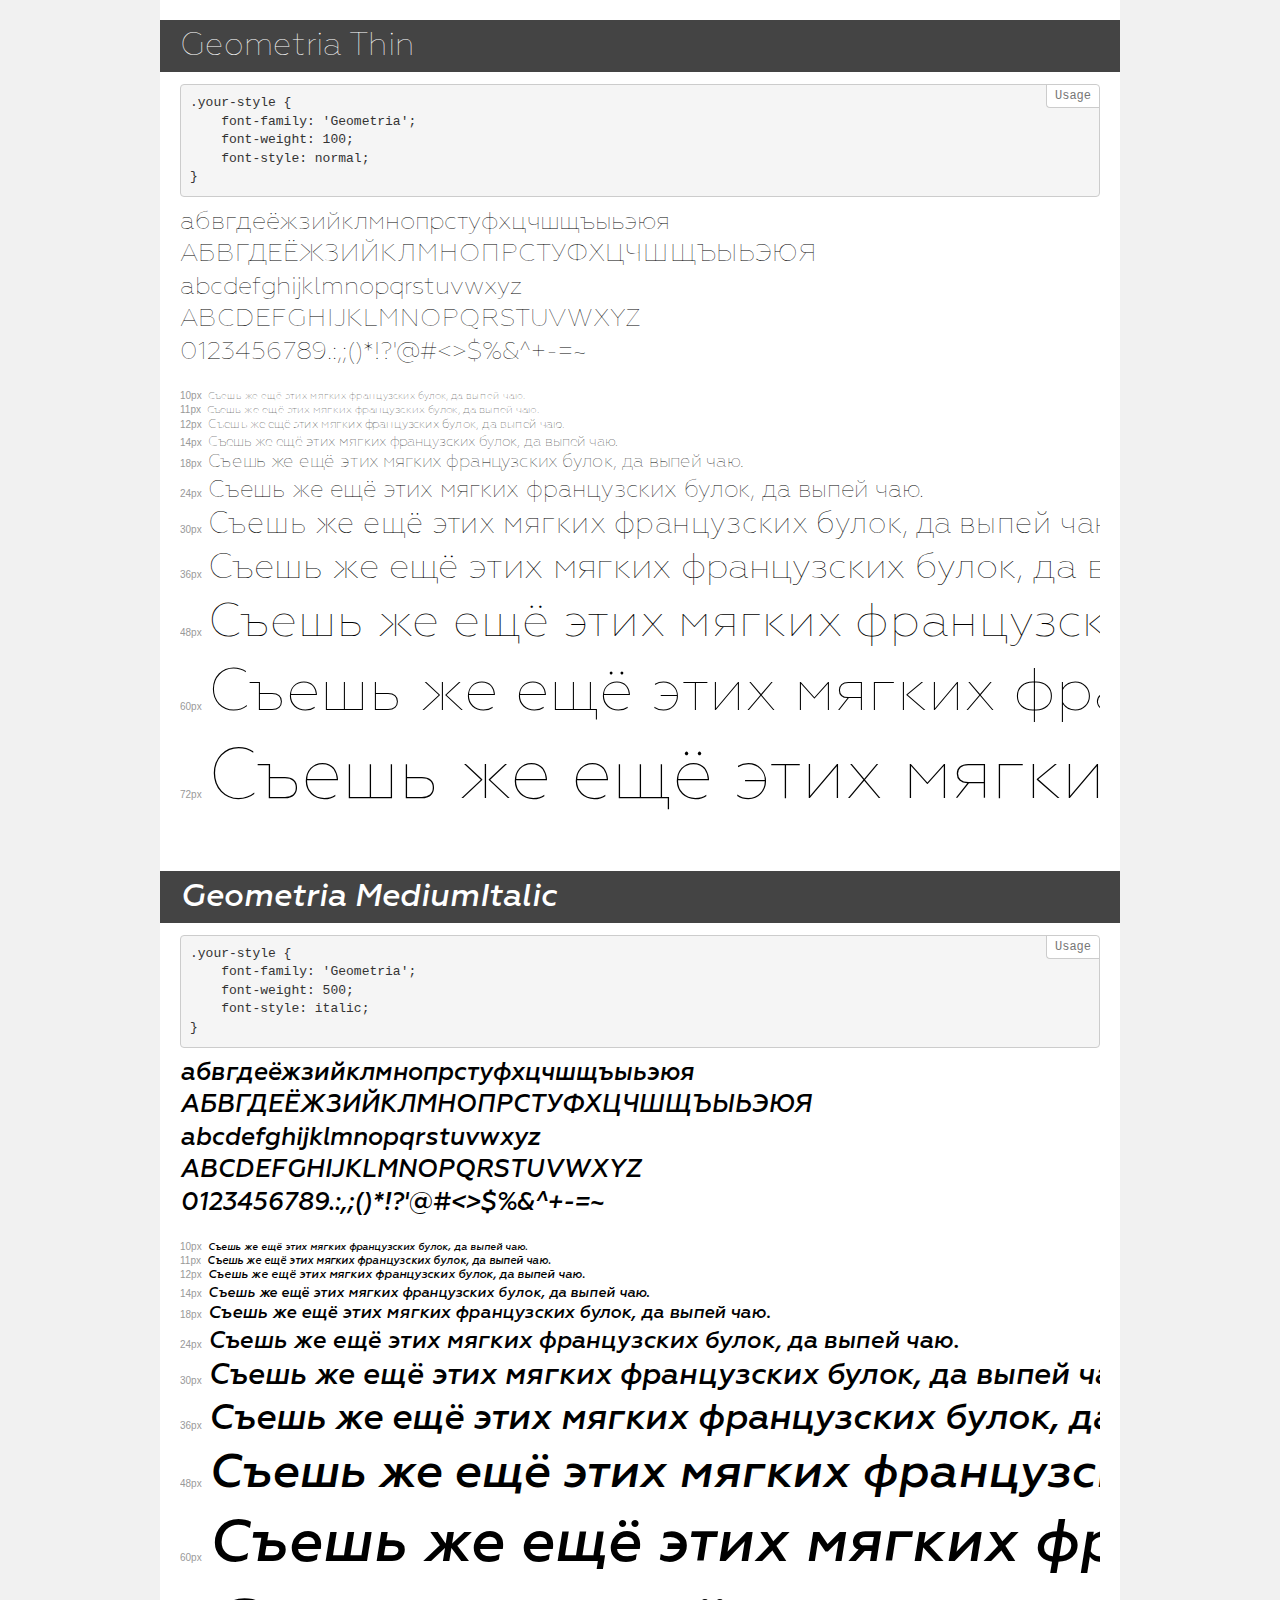
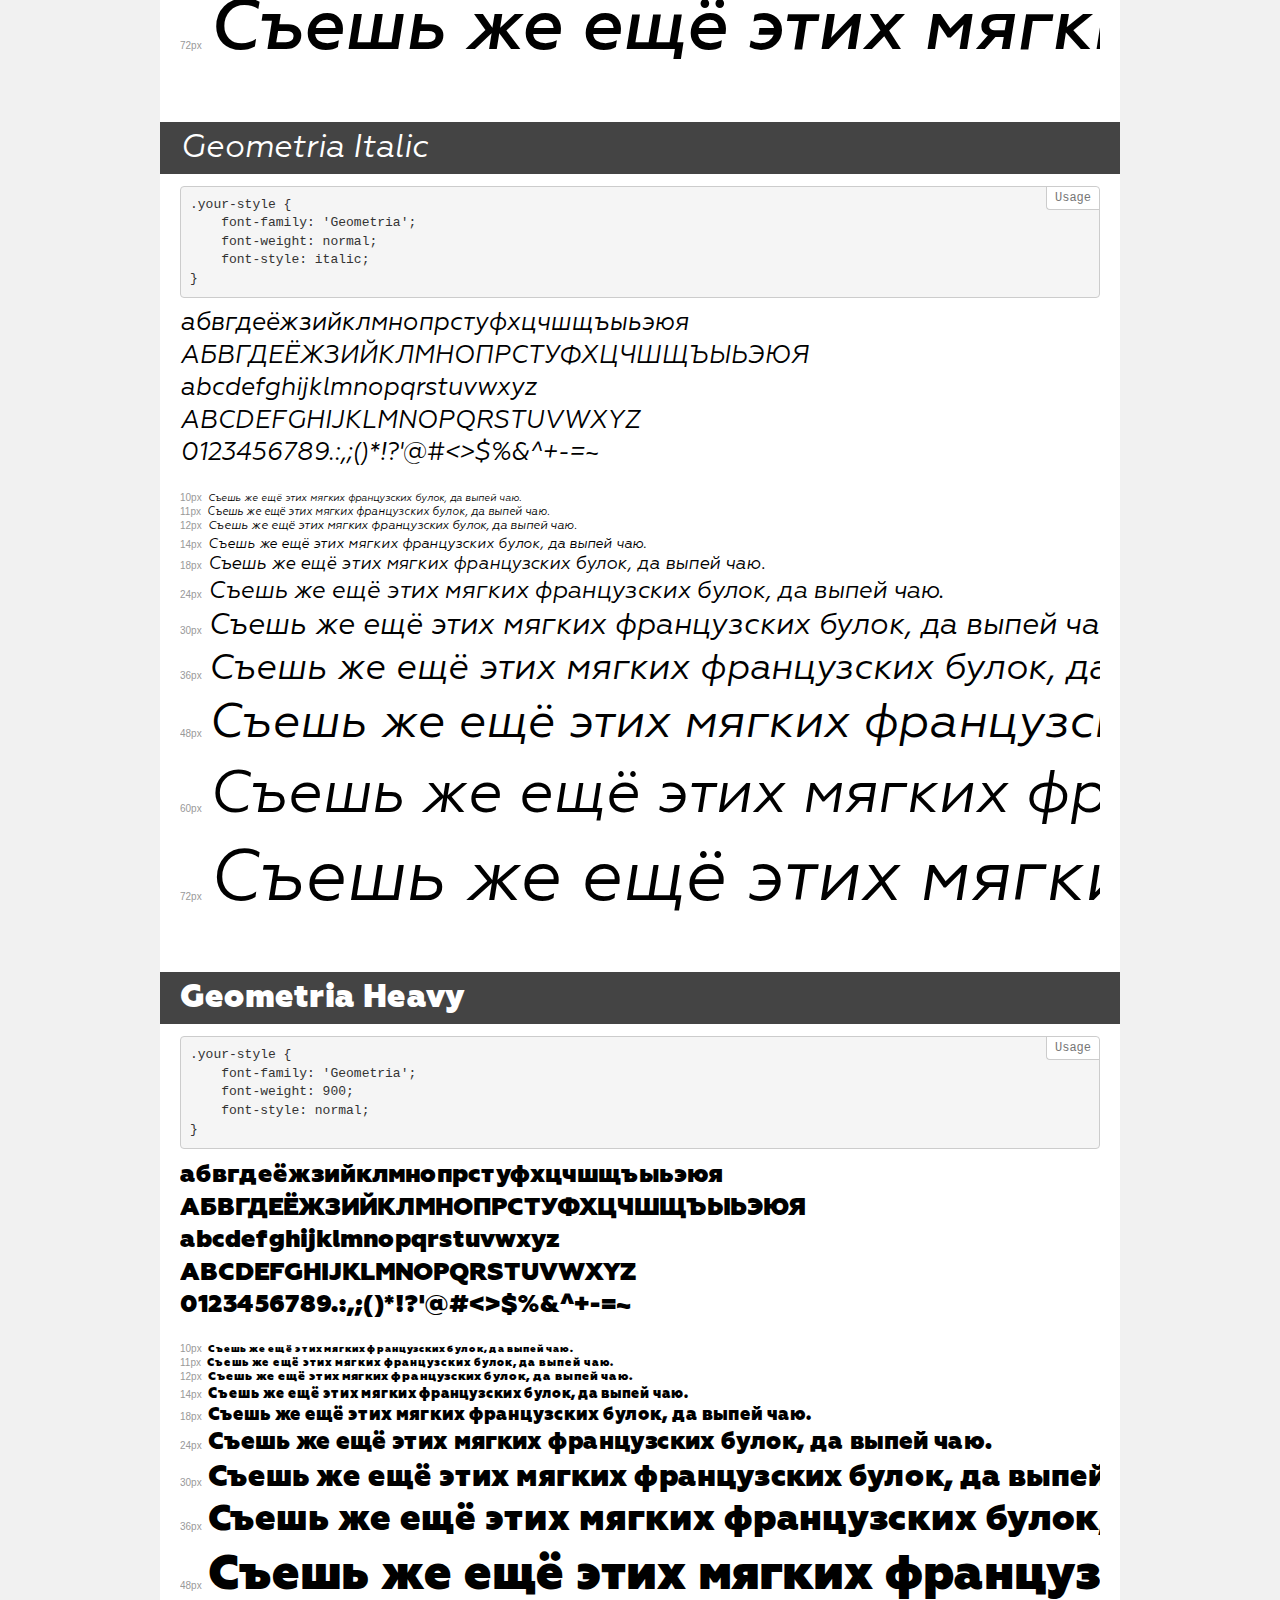
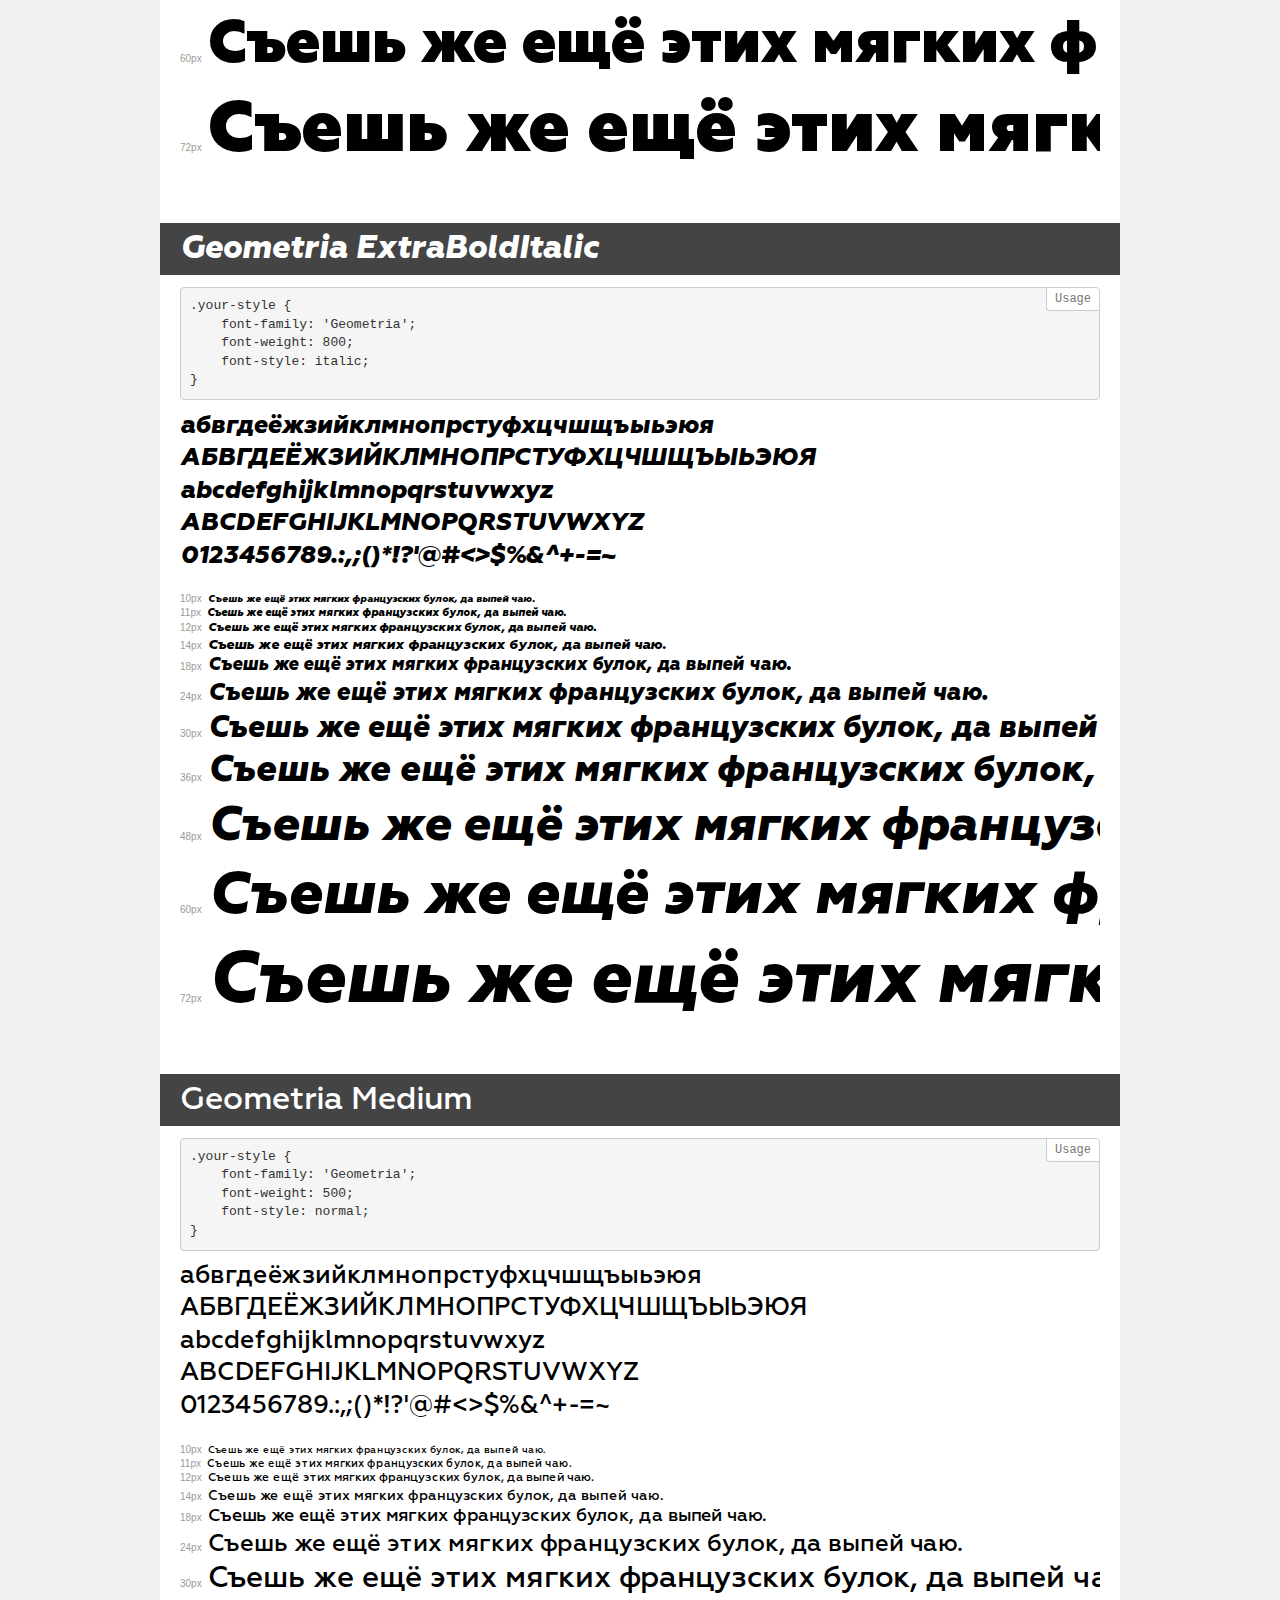
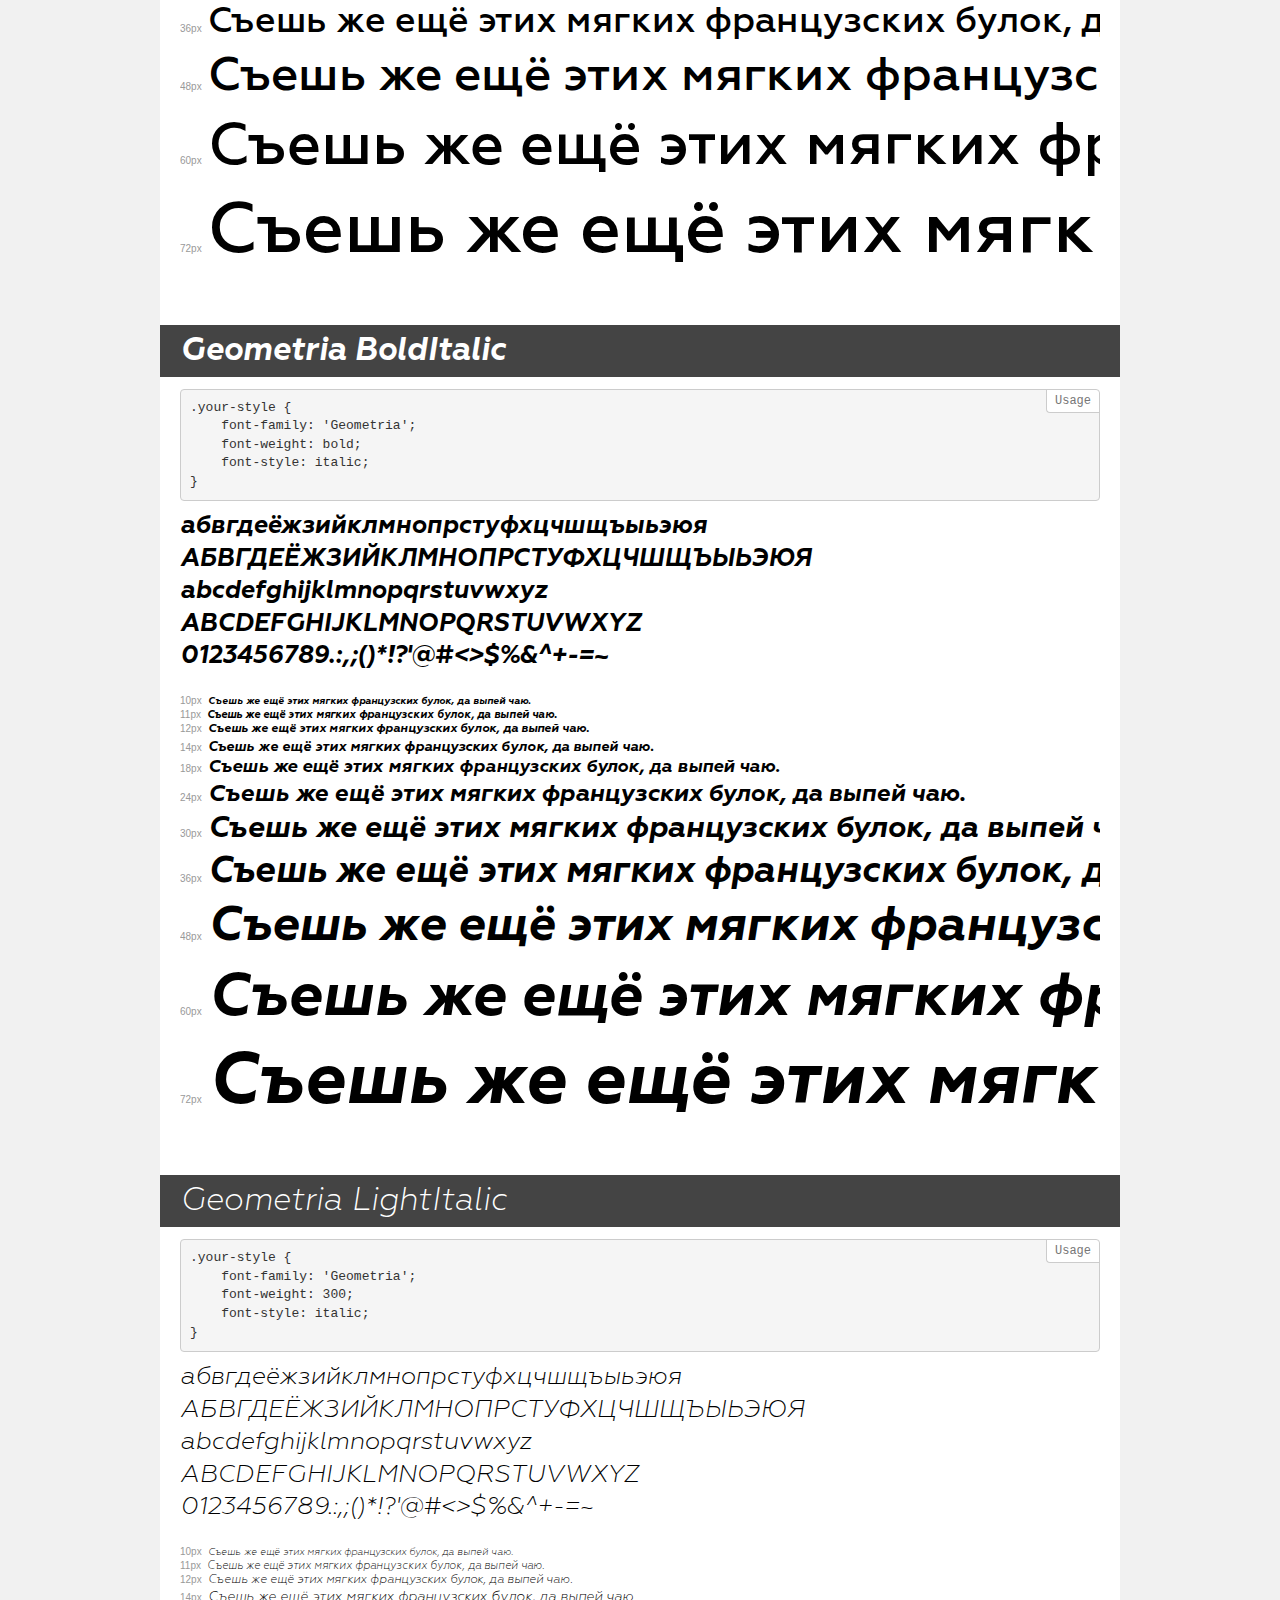
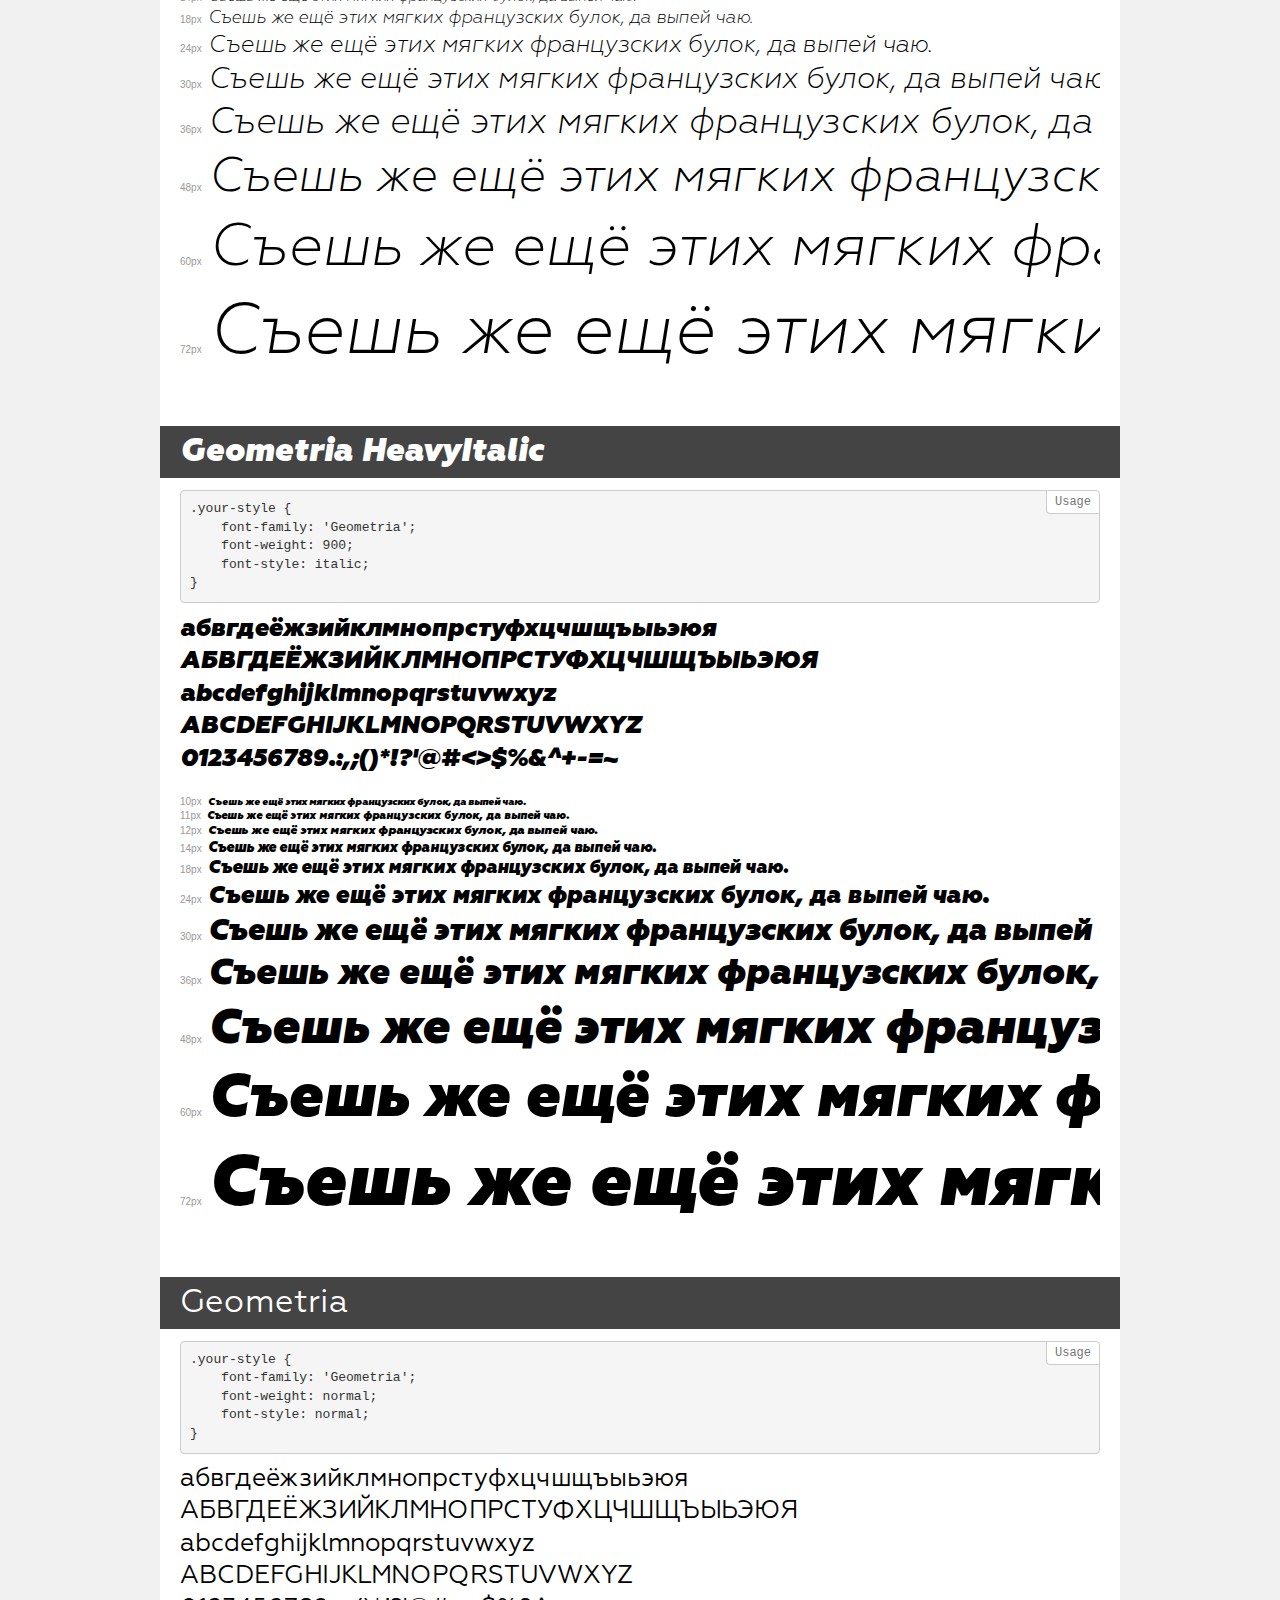
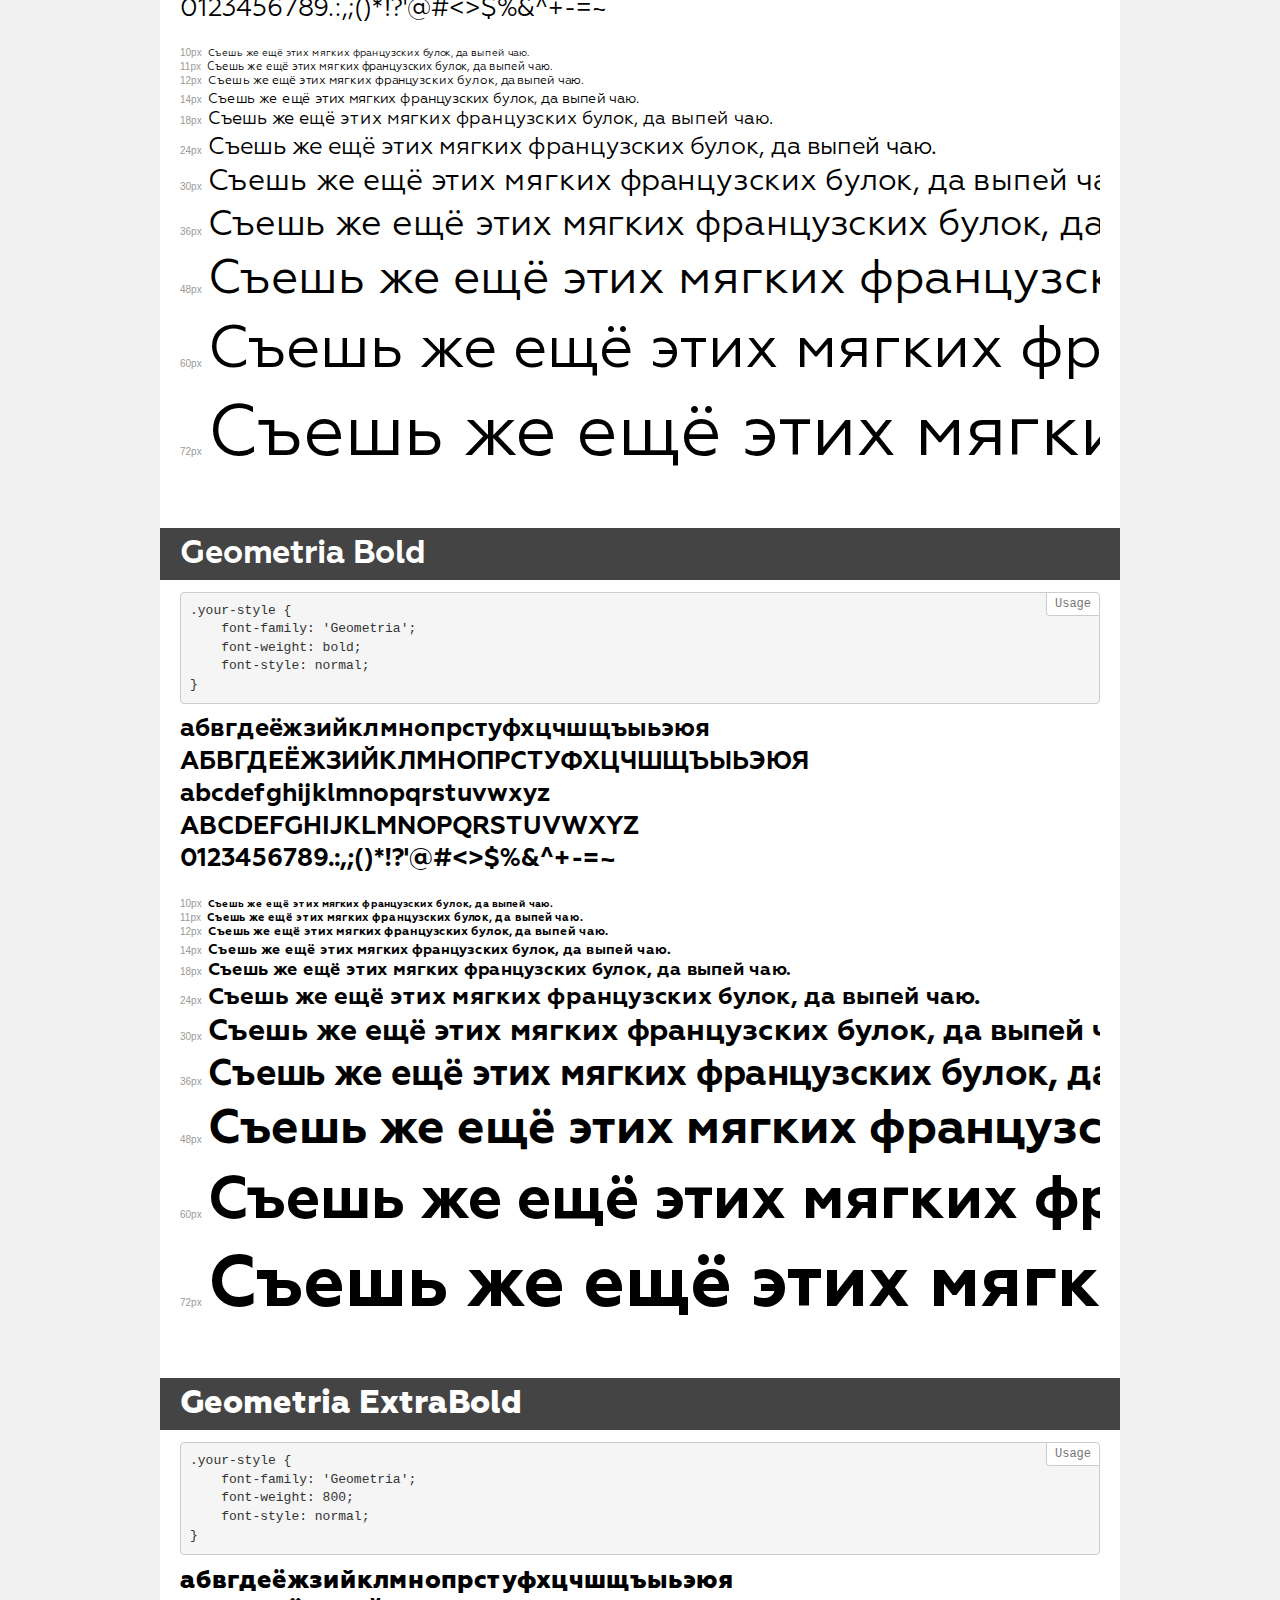
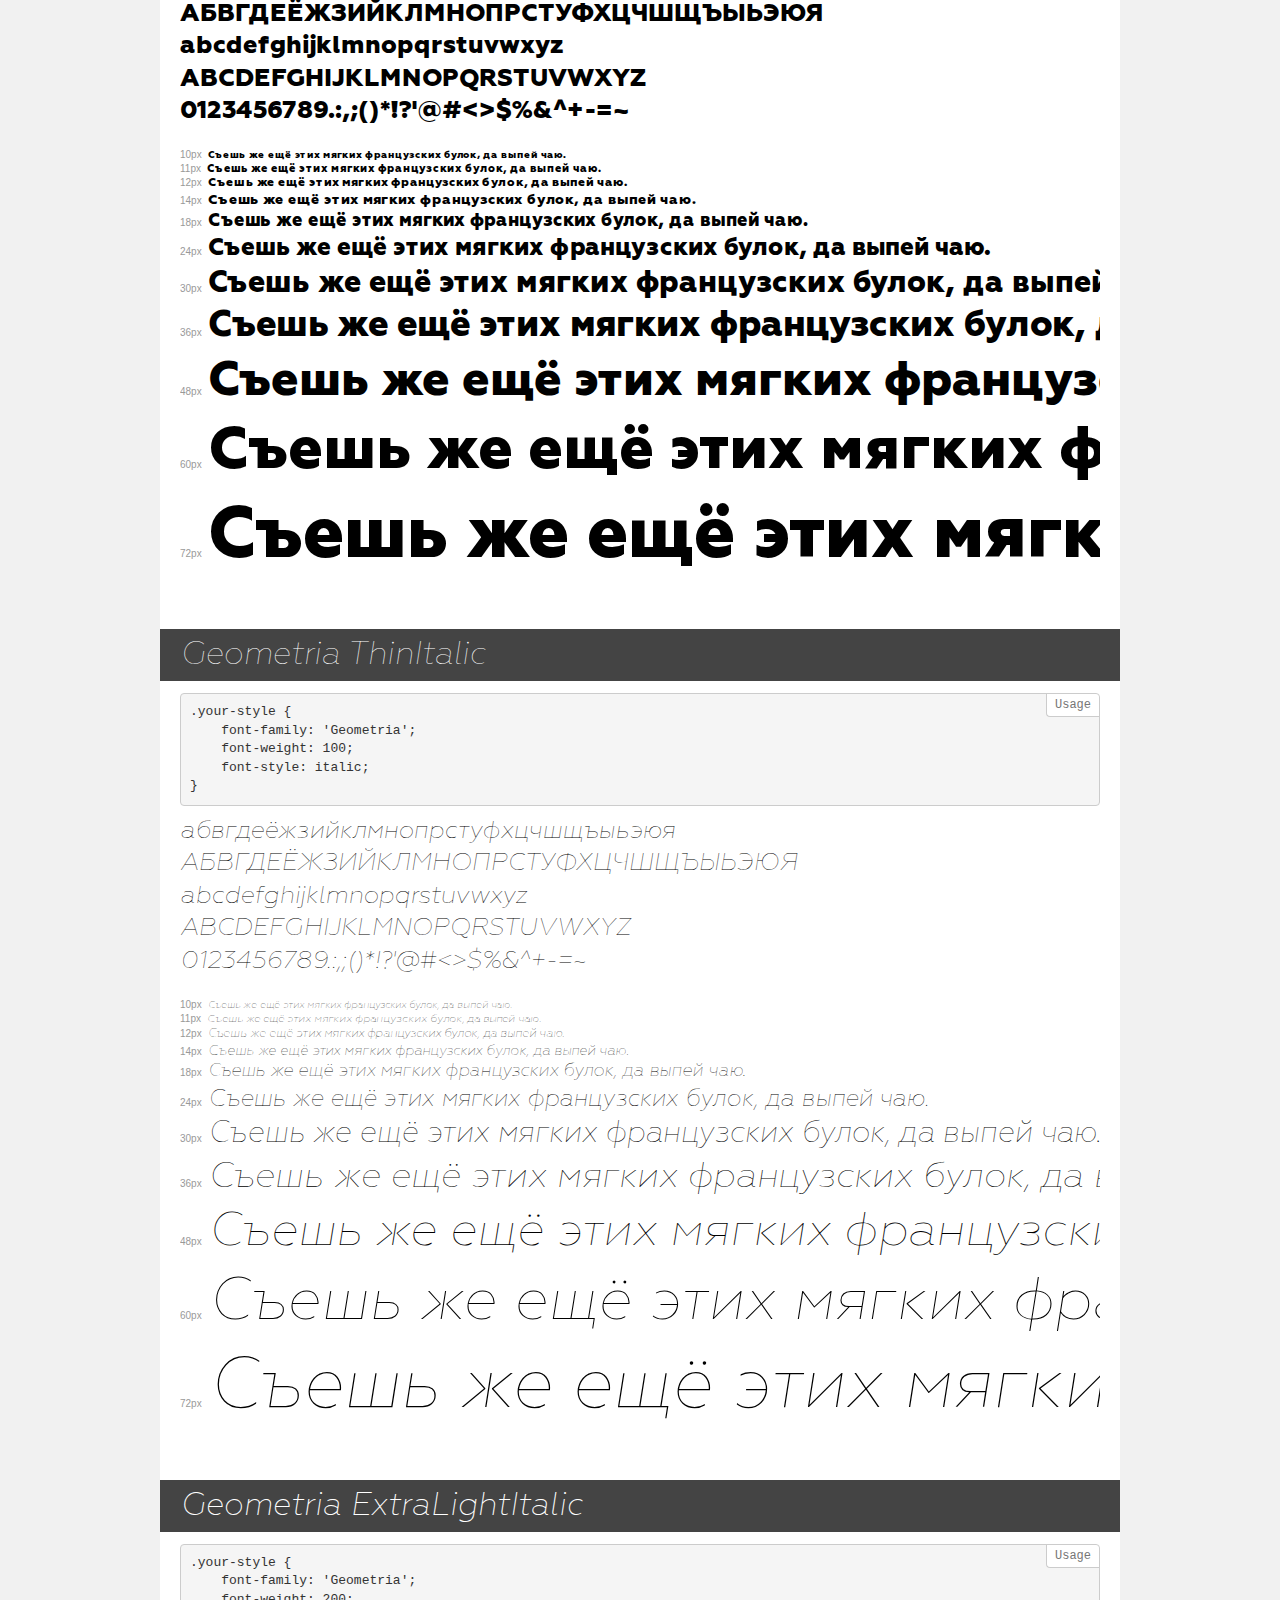
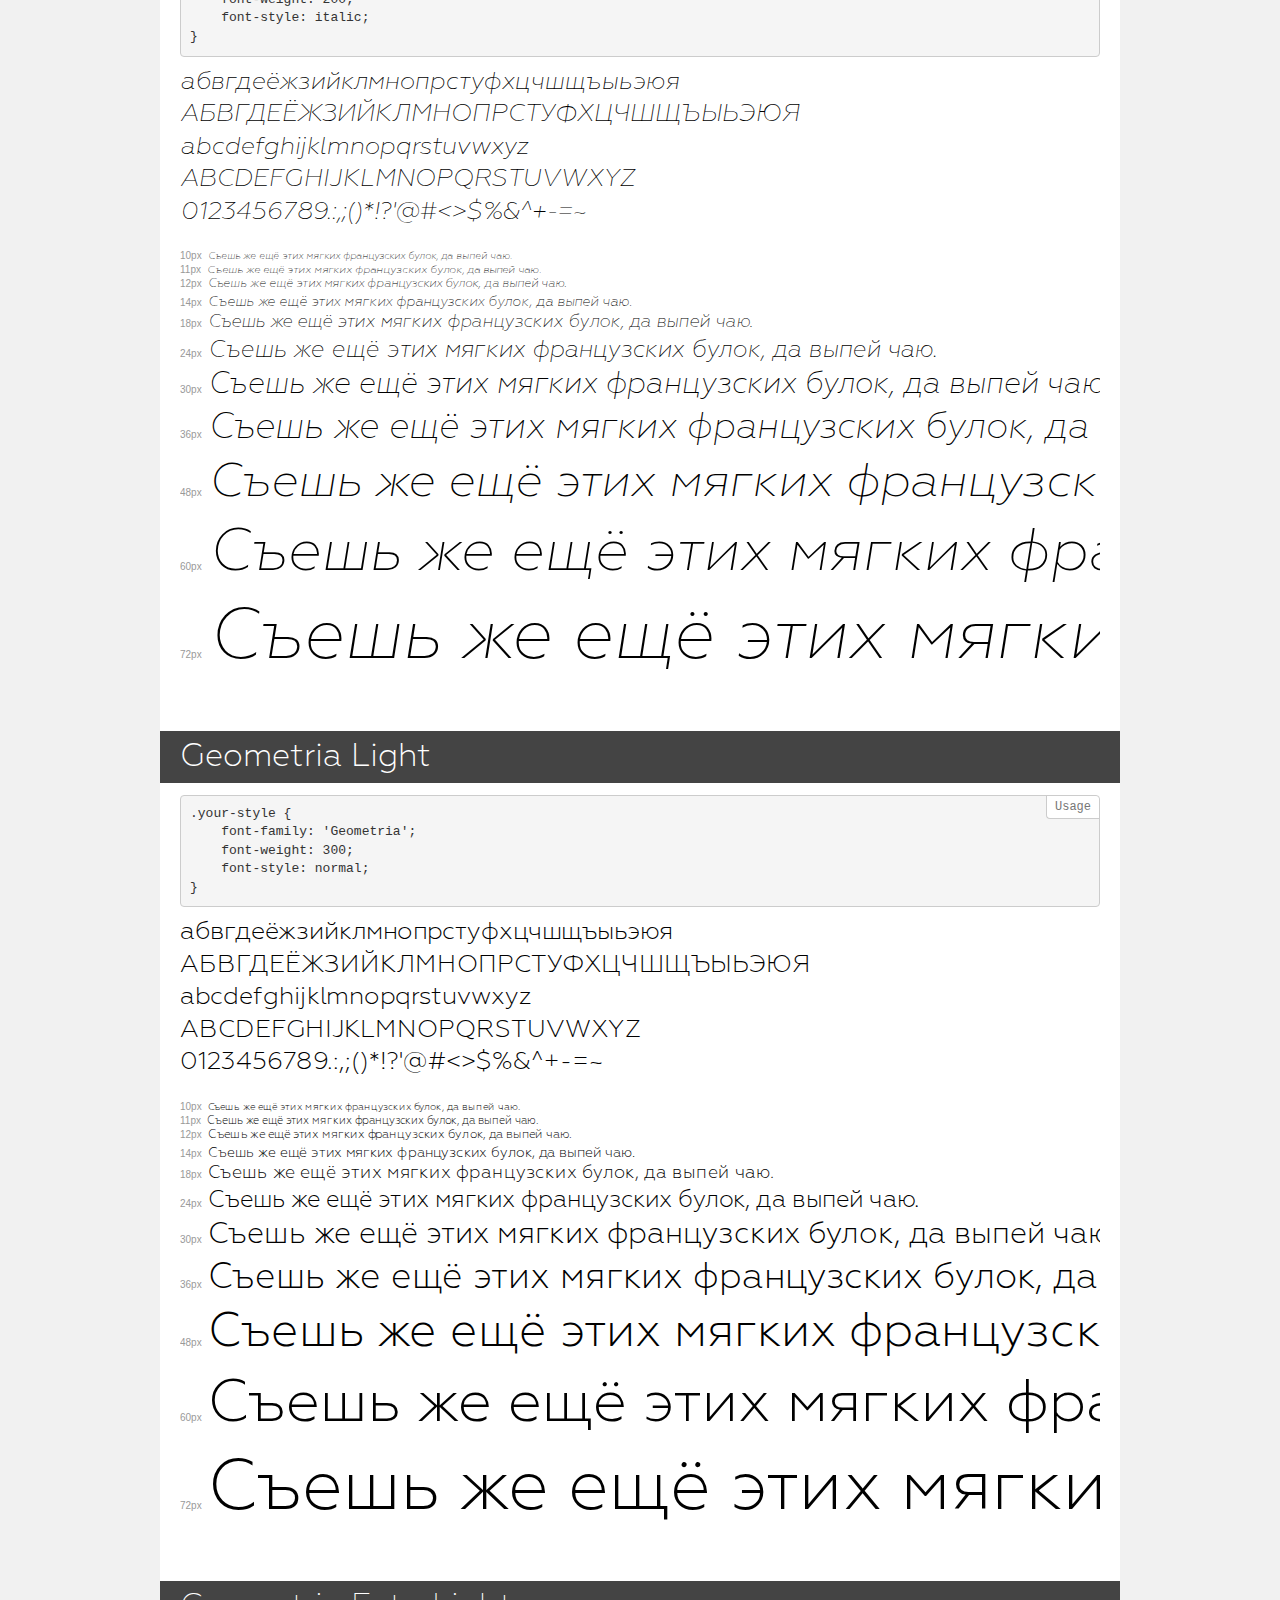
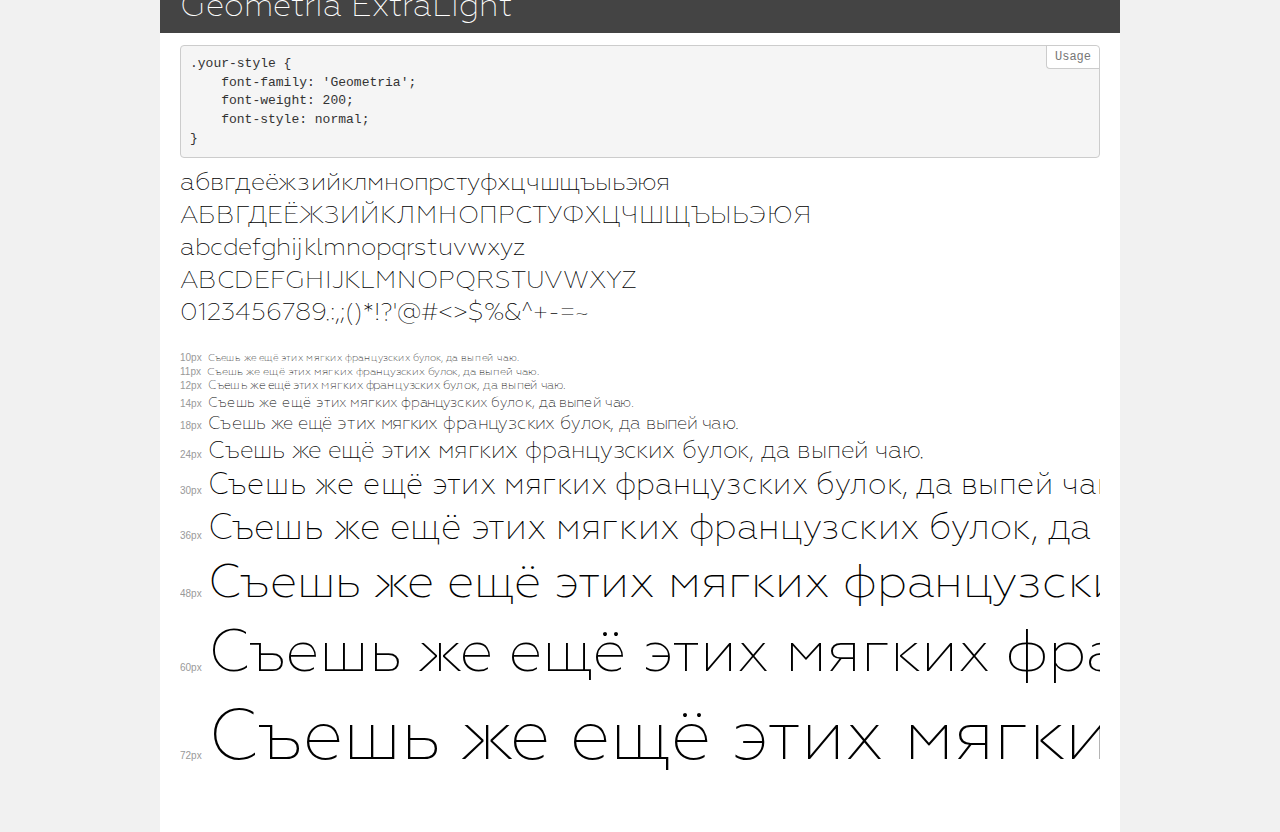
<file: staticfiles/fonts/Geometria/demo.html>
<!DOCTYPE html>
<html>
<head>
	<meta charset="utf-8">
	<meta http-equiv="X-UA-Compatible" content="IE=edge">
	<meta name="viewport" content="width=device-width, initial-scale=1">
	<meta name="robots" content="noindex, noarchive">
	<title>Transfonter demo</title>
	<link href="stylesheet.css" rel="stylesheet">
	<style>
		/*
		http://meyerweb.com/eric/tools/css/reset/
		v2.0 | 20110126
		License: none (public domain)
		*/
		html, body, div, span, applet, object, iframe,
		h1, h2, h3, h4, h5, h6, p, blockquote, pre,
		a, abbr, acronym, address, big, cite, code,
		del, dfn, em, img, ins, kbd, q, s, samp,
		small, strike, strong, sub, sup, tt, var,
		b, u, i, center,
		dl, dt, dd, ol, ul, li,
		fieldset, form, label, legend,
		table, caption, tbody, tfoot, thead, tr, th, td,
		article, aside, canvas, details, embed,
		figure, figcaption, footer, header, hgroup,
		menu, nav, output, ruby, section, summary,
		time, mark, audio, video {
			margin: 0;
			padding: 0;
			border: 0;
			font-size: 100%;
			font: inherit;
			vertical-align: baseline;
		}
		/* HTML5 display-role reset for older browsers */
		article, aside, details, figcaption, figure,
		footer, header, hgroup, menu, nav, section {
			display: block;
		}
		body {
			line-height: 1;
		}
		ol, ul {
			list-style: none;
		}
		blockquote, q {
			quotes: none;
		}
		blockquote:before, blockquote:after,
		q:before, q:after {
			content: '';
			content: none;
		}
		table {
			border-collapse: collapse;
			border-spacing: 0;
		}
		/* common styles */
		body {
			background: #f1f1f1;
			color: #000;
		}
		.page {
			background: #fff;
			width: 920px;
			margin: 0 auto;
			padding: 20px 20px 0 20px;
			overflow: hidden;
		}
		.font-container {
			overflow-x: auto;
			overflow-y: hidden;
			margin-bottom: 40px;
			line-height: 1.3;
			white-space: nowrap;
			padding-bottom: 5px;
		}
		h1 {
			position: relative;
			background: #444;
			font-size: 32px;
			color: #fff;
			padding: 10px 20px;
			margin: 0 -20px 12px -20px;
		}
		.letters {
			font-size: 25px;
			margin-bottom: 20px;
		}
		.s10:before {
			content: '10px';
		}
		.s11:before {
			content: '11px';
		}
		.s12:before {
			content: '12px';
		}
		.s14:before {
			content: '14px';
		}
		.s18:before {
			content: '18px';
		}
		.s24:before {
			content: '24px';
		}
		.s30:before {
			content: '30px';
		}
		.s36:before {
			content: '36px';
		}
		.s48:before {
			content: '48px';
		}
		.s60:before {
			content: '60px';
		}
		.s72:before {
			content: '72px';
		}
		.s10:before, .s11:before, .s12:before, .s14:before,
		.s18:before, .s24:before, .s30:before, .s36:before,
		.s48:before, .s60:before, .s72:before {
			font-family: Arial, sans-serif;
			font-size: 10px;
			font-weight: normal;
			font-style: normal;
			color: #999;
			padding-right: 6px;
		}
		pre {
			display: block;
			position: relative;
			padding: 9px;
			margin: 0 0 10px;
			font-family: Monaco, Menlo, Consolas, "Courier New", monospace !important;
			font-size: 13px;
			line-height: 1.428571429;
			color: #333;
			font-weight: normal !important;
			font-style: normal !important;
			background-color: #f5f5f5;
			border: 1px solid #ccc;
			overflow-x: auto;
			border-radius: 4px;
		}
		pre:after {
			display: block;
			position: absolute;
			right: 0;
			top: 0;
			content: 'Usage';
			line-height: 1;
			padding: 5px 8px;
			font-size: 12px;
			color: #767676;
			background-color: #fff;
			border: 1px solid #ccc;
			border-right: none;
			border-top: none;
			border-radius: 0 4px 0 4px;
			z-index: 10;
		}
		/* responsive */
		@media (max-width: 959px) {
			.page {
				width: auto;
				margin: 0;
			}
		}
	</style>
</head>
<body>
<div class="page">
	<div class="demo" style="font-family: 'Geometria'; font-weight: 100; font-style: normal;">
		<h1>Geometria Thin</h1>
		<pre>.your-style {
    font-family: 'Geometria';
    font-weight: 100;
    font-style: normal;
}</pre>
		<div class="font-container">
			<p class="letters">
				абвгдеёжзийклмнопрстуфхцчшщъыьэюя <br />
				АБВГДЕЁЖЗИЙКЛМНОПРСТУФХЦЧШЩЪЫЬЭЮЯ <br />
				abcdefghijklmnopqrstuvwxyz <br />
				ABCDEFGHIJKLMNOPQRSTUVWXYZ <br />				0123456789.:,;()*!?'@#<>$%&^+-=~
			</p>
			<p class="s10" style="font-size: 10px;">Съешь же ещё этих мягких французских булок, да выпей чаю.</p>
			<p class="s11" style="font-size: 11px;">Съешь же ещё этих мягких французских булок, да выпей чаю.</p>
			<p class="s12" style="font-size: 12px;">Съешь же ещё этих мягких французских булок, да выпей чаю.</p>
			<p class="s14" style="font-size: 14px;">Съешь же ещё этих мягких французских булок, да выпей чаю.</p>
			<p class="s18" style="font-size: 18px;">Съешь же ещё этих мягких французских булок, да выпей чаю.</p>
			<p class="s24" style="font-size: 24px;">Съешь же ещё этих мягких французских булок, да выпей чаю.</p>
			<p class="s30" style="font-size: 30px;">Съешь же ещё этих мягких французских булок, да выпей чаю.</p>
			<p class="s36" style="font-size: 36px;">Съешь же ещё этих мягких французских булок, да выпей чаю.</p>
			<p class="s48" style="font-size: 48px;">Съешь же ещё этих мягких французских булок, да выпей чаю.</p>
			<p class="s60" style="font-size: 60px;">Съешь же ещё этих мягких французских булок, да выпей чаю.</p>
			<p class="s72" style="font-size: 72px;">Съешь же ещё этих мягких французских булок, да выпей чаю.</p>
		</div>
	</div>
	<div class="demo" style="font-family: 'Geometria'; font-weight: 500; font-style: italic;">
		<h1>Geometria MediumItalic</h1>
		<pre>.your-style {
    font-family: 'Geometria';
    font-weight: 500;
    font-style: italic;
}</pre>
		<div class="font-container">
			<p class="letters">
				абвгдеёжзийклмнопрстуфхцчшщъыьэюя <br />
				АБВГДЕЁЖЗИЙКЛМНОПРСТУФХЦЧШЩЪЫЬЭЮЯ <br />
				abcdefghijklmnopqrstuvwxyz <br />
				ABCDEFGHIJKLMNOPQRSTUVWXYZ <br />				0123456789.:,;()*!?'@#<>$%&^+-=~
			</p>
			<p class="s10" style="font-size: 10px;">Съешь же ещё этих мягких французских булок, да выпей чаю.</p>
			<p class="s11" style="font-size: 11px;">Съешь же ещё этих мягких французских булок, да выпей чаю.</p>
			<p class="s12" style="font-size: 12px;">Съешь же ещё этих мягких французских булок, да выпей чаю.</p>
			<p class="s14" style="font-size: 14px;">Съешь же ещё этих мягких французских булок, да выпей чаю.</p>
			<p class="s18" style="font-size: 18px;">Съешь же ещё этих мягких французских булок, да выпей чаю.</p>
			<p class="s24" style="font-size: 24px;">Съешь же ещё этих мягких французских булок, да выпей чаю.</p>
			<p class="s30" style="font-size: 30px;">Съешь же ещё этих мягких французских булок, да выпей чаю.</p>
			<p class="s36" style="font-size: 36px;">Съешь же ещё этих мягких французских булок, да выпей чаю.</p>
			<p class="s48" style="font-size: 48px;">Съешь же ещё этих мягких французских булок, да выпей чаю.</p>
			<p class="s60" style="font-size: 60px;">Съешь же ещё этих мягких французских булок, да выпей чаю.</p>
			<p class="s72" style="font-size: 72px;">Съешь же ещё этих мягких французских булок, да выпей чаю.</p>
		</div>
	</div>
	<div class="demo" style="font-family: 'Geometria'; font-weight: normal; font-style: italic;">
		<h1>Geometria Italic</h1>
		<pre>.your-style {
    font-family: 'Geometria';
    font-weight: normal;
    font-style: italic;
}</pre>
		<div class="font-container">
			<p class="letters">
				абвгдеёжзийклмнопрстуфхцчшщъыьэюя <br />
				АБВГДЕЁЖЗИЙКЛМНОПРСТУФХЦЧШЩЪЫЬЭЮЯ <br />
				abcdefghijklmnopqrstuvwxyz <br />
				ABCDEFGHIJKLMNOPQRSTUVWXYZ <br />				0123456789.:,;()*!?'@#<>$%&^+-=~
			</p>
			<p class="s10" style="font-size: 10px;">Съешь же ещё этих мягких французских булок, да выпей чаю.</p>
			<p class="s11" style="font-size: 11px;">Съешь же ещё этих мягких французских булок, да выпей чаю.</p>
			<p class="s12" style="font-size: 12px;">Съешь же ещё этих мягких французских булок, да выпей чаю.</p>
			<p class="s14" style="font-size: 14px;">Съешь же ещё этих мягких французских булок, да выпей чаю.</p>
			<p class="s18" style="font-size: 18px;">Съешь же ещё этих мягких французских булок, да выпей чаю.</p>
			<p class="s24" style="font-size: 24px;">Съешь же ещё этих мягких французских булок, да выпей чаю.</p>
			<p class="s30" style="font-size: 30px;">Съешь же ещё этих мягких французских булок, да выпей чаю.</p>
			<p class="s36" style="font-size: 36px;">Съешь же ещё этих мягких французских булок, да выпей чаю.</p>
			<p class="s48" style="font-size: 48px;">Съешь же ещё этих мягких французских булок, да выпей чаю.</p>
			<p class="s60" style="font-size: 60px;">Съешь же ещё этих мягких французских булок, да выпей чаю.</p>
			<p class="s72" style="font-size: 72px;">Съешь же ещё этих мягких французских булок, да выпей чаю.</p>
		</div>
	</div>
	<div class="demo" style="font-family: 'Geometria'; font-weight: 900; font-style: normal;">
		<h1>Geometria Heavy</h1>
		<pre>.your-style {
    font-family: 'Geometria';
    font-weight: 900;
    font-style: normal;
}</pre>
		<div class="font-container">
			<p class="letters">
				абвгдеёжзийклмнопрстуфхцчшщъыьэюя <br />
				АБВГДЕЁЖЗИЙКЛМНОПРСТУФХЦЧШЩЪЫЬЭЮЯ <br />
				abcdefghijklmnopqrstuvwxyz <br />
				ABCDEFGHIJKLMNOPQRSTUVWXYZ <br />				0123456789.:,;()*!?'@#<>$%&^+-=~
			</p>
			<p class="s10" style="font-size: 10px;">Съешь же ещё этих мягких французских булок, да выпей чаю.</p>
			<p class="s11" style="font-size: 11px;">Съешь же ещё этих мягких французских булок, да выпей чаю.</p>
			<p class="s12" style="font-size: 12px;">Съешь же ещё этих мягких французских булок, да выпей чаю.</p>
			<p class="s14" style="font-size: 14px;">Съешь же ещё этих мягких французских булок, да выпей чаю.</p>
			<p class="s18" style="font-size: 18px;">Съешь же ещё этих мягких французских булок, да выпей чаю.</p>
			<p class="s24" style="font-size: 24px;">Съешь же ещё этих мягких французских булок, да выпей чаю.</p>
			<p class="s30" style="font-size: 30px;">Съешь же ещё этих мягких французских булок, да выпей чаю.</p>
			<p class="s36" style="font-size: 36px;">Съешь же ещё этих мягких французских булок, да выпей чаю.</p>
			<p class="s48" style="font-size: 48px;">Съешь же ещё этих мягких французских булок, да выпей чаю.</p>
			<p class="s60" style="font-size: 60px;">Съешь же ещё этих мягких французских булок, да выпей чаю.</p>
			<p class="s72" style="font-size: 72px;">Съешь же ещё этих мягких французских булок, да выпей чаю.</p>
		</div>
	</div>
	<div class="demo" style="font-family: 'Geometria'; font-weight: 800; font-style: italic;">
		<h1>Geometria ExtraBoldItalic</h1>
		<pre>.your-style {
    font-family: 'Geometria';
    font-weight: 800;
    font-style: italic;
}</pre>
		<div class="font-container">
			<p class="letters">
				абвгдеёжзийклмнопрстуфхцчшщъыьэюя <br />
				АБВГДЕЁЖЗИЙКЛМНОПРСТУФХЦЧШЩЪЫЬЭЮЯ <br />
				abcdefghijklmnopqrstuvwxyz <br />
				ABCDEFGHIJKLMNOPQRSTUVWXYZ <br />				0123456789.:,;()*!?'@#<>$%&^+-=~
			</p>
			<p class="s10" style="font-size: 10px;">Съешь же ещё этих мягких французских булок, да выпей чаю.</p>
			<p class="s11" style="font-size: 11px;">Съешь же ещё этих мягких французских булок, да выпей чаю.</p>
			<p class="s12" style="font-size: 12px;">Съешь же ещё этих мягких французских булок, да выпей чаю.</p>
			<p class="s14" style="font-size: 14px;">Съешь же ещё этих мягких французских булок, да выпей чаю.</p>
			<p class="s18" style="font-size: 18px;">Съешь же ещё этих мягких французских булок, да выпей чаю.</p>
			<p class="s24" style="font-size: 24px;">Съешь же ещё этих мягких французских булок, да выпей чаю.</p>
			<p class="s30" style="font-size: 30px;">Съешь же ещё этих мягких французских булок, да выпей чаю.</p>
			<p class="s36" style="font-size: 36px;">Съешь же ещё этих мягких французских булок, да выпей чаю.</p>
			<p class="s48" style="font-size: 48px;">Съешь же ещё этих мягких французских булок, да выпей чаю.</p>
			<p class="s60" style="font-size: 60px;">Съешь же ещё этих мягких французских булок, да выпей чаю.</p>
			<p class="s72" style="font-size: 72px;">Съешь же ещё этих мягких французских булок, да выпей чаю.</p>
		</div>
	</div>
	<div class="demo" style="font-family: 'Geometria'; font-weight: 500; font-style: normal;">
		<h1>Geometria Medium</h1>
		<pre>.your-style {
    font-family: 'Geometria';
    font-weight: 500;
    font-style: normal;
}</pre>
		<div class="font-container">
			<p class="letters">
				абвгдеёжзийклмнопрстуфхцчшщъыьэюя <br />
				АБВГДЕЁЖЗИЙКЛМНОПРСТУФХЦЧШЩЪЫЬЭЮЯ <br />
				abcdefghijklmnopqrstuvwxyz <br />
				ABCDEFGHIJKLMNOPQRSTUVWXYZ <br />				0123456789.:,;()*!?'@#<>$%&^+-=~
			</p>
			<p class="s10" style="font-size: 10px;">Съешь же ещё этих мягких французских булок, да выпей чаю.</p>
			<p class="s11" style="font-size: 11px;">Съешь же ещё этих мягких французских булок, да выпей чаю.</p>
			<p class="s12" style="font-size: 12px;">Съешь же ещё этих мягких французских булок, да выпей чаю.</p>
			<p class="s14" style="font-size: 14px;">Съешь же ещё этих мягких французских булок, да выпей чаю.</p>
			<p class="s18" style="font-size: 18px;">Съешь же ещё этих мягких французских булок, да выпей чаю.</p>
			<p class="s24" style="font-size: 24px;">Съешь же ещё этих мягких французских булок, да выпей чаю.</p>
			<p class="s30" style="font-size: 30px;">Съешь же ещё этих мягких французских булок, да выпей чаю.</p>
			<p class="s36" style="font-size: 36px;">Съешь же ещё этих мягких французских булок, да выпей чаю.</p>
			<p class="s48" style="font-size: 48px;">Съешь же ещё этих мягких французских булок, да выпей чаю.</p>
			<p class="s60" style="font-size: 60px;">Съешь же ещё этих мягких французских булок, да выпей чаю.</p>
			<p class="s72" style="font-size: 72px;">Съешь же ещё этих мягких французских булок, да выпей чаю.</p>
		</div>
	</div>
	<div class="demo" style="font-family: 'Geometria'; font-weight: bold; font-style: italic;">
		<h1>Geometria BoldItalic</h1>
		<pre>.your-style {
    font-family: 'Geometria';
    font-weight: bold;
    font-style: italic;
}</pre>
		<div class="font-container">
			<p class="letters">
				абвгдеёжзийклмнопрстуфхцчшщъыьэюя <br />
				АБВГДЕЁЖЗИЙКЛМНОПРСТУФХЦЧШЩЪЫЬЭЮЯ <br />
				abcdefghijklmnopqrstuvwxyz <br />
				ABCDEFGHIJKLMNOPQRSTUVWXYZ <br />				0123456789.:,;()*!?'@#<>$%&^+-=~
			</p>
			<p class="s10" style="font-size: 10px;">Съешь же ещё этих мягких французских булок, да выпей чаю.</p>
			<p class="s11" style="font-size: 11px;">Съешь же ещё этих мягких французских булок, да выпей чаю.</p>
			<p class="s12" style="font-size: 12px;">Съешь же ещё этих мягких французских булок, да выпей чаю.</p>
			<p class="s14" style="font-size: 14px;">Съешь же ещё этих мягких французских булок, да выпей чаю.</p>
			<p class="s18" style="font-size: 18px;">Съешь же ещё этих мягких французских булок, да выпей чаю.</p>
			<p class="s24" style="font-size: 24px;">Съешь же ещё этих мягких французских булок, да выпей чаю.</p>
			<p class="s30" style="font-size: 30px;">Съешь же ещё этих мягких французских булок, да выпей чаю.</p>
			<p class="s36" style="font-size: 36px;">Съешь же ещё этих мягких французских булок, да выпей чаю.</p>
			<p class="s48" style="font-size: 48px;">Съешь же ещё этих мягких французских булок, да выпей чаю.</p>
			<p class="s60" style="font-size: 60px;">Съешь же ещё этих мягких французских булок, да выпей чаю.</p>
			<p class="s72" style="font-size: 72px;">Съешь же ещё этих мягких французских булок, да выпей чаю.</p>
		</div>
	</div>
	<div class="demo" style="font-family: 'Geometria'; font-weight: 300; font-style: italic;">
		<h1>Geometria LightItalic</h1>
		<pre>.your-style {
    font-family: 'Geometria';
    font-weight: 300;
    font-style: italic;
}</pre>
		<div class="font-container">
			<p class="letters">
				абвгдеёжзийклмнопрстуфхцчшщъыьэюя <br />
				АБВГДЕЁЖЗИЙКЛМНОПРСТУФХЦЧШЩЪЫЬЭЮЯ <br />
				abcdefghijklmnopqrstuvwxyz <br />
				ABCDEFGHIJKLMNOPQRSTUVWXYZ <br />				0123456789.:,;()*!?'@#<>$%&^+-=~
			</p>
			<p class="s10" style="font-size: 10px;">Съешь же ещё этих мягких французских булок, да выпей чаю.</p>
			<p class="s11" style="font-size: 11px;">Съешь же ещё этих мягких французских булок, да выпей чаю.</p>
			<p class="s12" style="font-size: 12px;">Съешь же ещё этих мягких французских булок, да выпей чаю.</p>
			<p class="s14" style="font-size: 14px;">Съешь же ещё этих мягких французских булок, да выпей чаю.</p>
			<p class="s18" style="font-size: 18px;">Съешь же ещё этих мягких французских булок, да выпей чаю.</p>
			<p class="s24" style="font-size: 24px;">Съешь же ещё этих мягких французских булок, да выпей чаю.</p>
			<p class="s30" style="font-size: 30px;">Съешь же ещё этих мягких французских булок, да выпей чаю.</p>
			<p class="s36" style="font-size: 36px;">Съешь же ещё этих мягких французских булок, да выпей чаю.</p>
			<p class="s48" style="font-size: 48px;">Съешь же ещё этих мягких французских булок, да выпей чаю.</p>
			<p class="s60" style="font-size: 60px;">Съешь же ещё этих мягких французских булок, да выпей чаю.</p>
			<p class="s72" style="font-size: 72px;">Съешь же ещё этих мягких французских булок, да выпей чаю.</p>
		</div>
	</div>
	<div class="demo" style="font-family: 'Geometria'; font-weight: 900; font-style: italic;">
		<h1>Geometria HeavyItalic</h1>
		<pre>.your-style {
    font-family: 'Geometria';
    font-weight: 900;
    font-style: italic;
}</pre>
		<div class="font-container">
			<p class="letters">
				абвгдеёжзийклмнопрстуфхцчшщъыьэюя <br />
				АБВГДЕЁЖЗИЙКЛМНОПРСТУФХЦЧШЩЪЫЬЭЮЯ <br />
				abcdefghijklmnopqrstuvwxyz <br />
				ABCDEFGHIJKLMNOPQRSTUVWXYZ <br />				0123456789.:,;()*!?'@#<>$%&^+-=~
			</p>
			<p class="s10" style="font-size: 10px;">Съешь же ещё этих мягких французских булок, да выпей чаю.</p>
			<p class="s11" style="font-size: 11px;">Съешь же ещё этих мягких французских булок, да выпей чаю.</p>
			<p class="s12" style="font-size: 12px;">Съешь же ещё этих мягких французских булок, да выпей чаю.</p>
			<p class="s14" style="font-size: 14px;">Съешь же ещё этих мягких французских булок, да выпей чаю.</p>
			<p class="s18" style="font-size: 18px;">Съешь же ещё этих мягких французских булок, да выпей чаю.</p>
			<p class="s24" style="font-size: 24px;">Съешь же ещё этих мягких французских булок, да выпей чаю.</p>
			<p class="s30" style="font-size: 30px;">Съешь же ещё этих мягких французских булок, да выпей чаю.</p>
			<p class="s36" style="font-size: 36px;">Съешь же ещё этих мягких французских булок, да выпей чаю.</p>
			<p class="s48" style="font-size: 48px;">Съешь же ещё этих мягких французских булок, да выпей чаю.</p>
			<p class="s60" style="font-size: 60px;">Съешь же ещё этих мягких французских булок, да выпей чаю.</p>
			<p class="s72" style="font-size: 72px;">Съешь же ещё этих мягких французских булок, да выпей чаю.</p>
		</div>
	</div>
	<div class="demo" style="font-family: 'Geometria'; font-weight: normal; font-style: normal;">
		<h1>Geometria</h1>
		<pre>.your-style {
    font-family: 'Geometria';
    font-weight: normal;
    font-style: normal;
}</pre>
		<div class="font-container">
			<p class="letters">
				абвгдеёжзийклмнопрстуфхцчшщъыьэюя <br />
				АБВГДЕЁЖЗИЙКЛМНОПРСТУФХЦЧШЩЪЫЬЭЮЯ <br />
				abcdefghijklmnopqrstuvwxyz <br />
				ABCDEFGHIJKLMNOPQRSTUVWXYZ <br />				0123456789.:,;()*!?'@#<>$%&^+-=~
			</p>
			<p class="s10" style="font-size: 10px;">Съешь же ещё этих мягких французских булок, да выпей чаю.</p>
			<p class="s11" style="font-size: 11px;">Съешь же ещё этих мягких французских булок, да выпей чаю.</p>
			<p class="s12" style="font-size: 12px;">Съешь же ещё этих мягких французских булок, да выпей чаю.</p>
			<p class="s14" style="font-size: 14px;">Съешь же ещё этих мягких французских булок, да выпей чаю.</p>
			<p class="s18" style="font-size: 18px;">Съешь же ещё этих мягких французских булок, да выпей чаю.</p>
			<p class="s24" style="font-size: 24px;">Съешь же ещё этих мягких французских булок, да выпей чаю.</p>
			<p class="s30" style="font-size: 30px;">Съешь же ещё этих мягких французских булок, да выпей чаю.</p>
			<p class="s36" style="font-size: 36px;">Съешь же ещё этих мягких французских булок, да выпей чаю.</p>
			<p class="s48" style="font-size: 48px;">Съешь же ещё этих мягких французских булок, да выпей чаю.</p>
			<p class="s60" style="font-size: 60px;">Съешь же ещё этих мягких французских булок, да выпей чаю.</p>
			<p class="s72" style="font-size: 72px;">Съешь же ещё этих мягких французских булок, да выпей чаю.</p>
		</div>
	</div>
	<div class="demo" style="font-family: 'Geometria'; font-weight: bold; font-style: normal;">
		<h1>Geometria Bold</h1>
		<pre>.your-style {
    font-family: 'Geometria';
    font-weight: bold;
    font-style: normal;
}</pre>
		<div class="font-container">
			<p class="letters">
				абвгдеёжзийклмнопрстуфхцчшщъыьэюя <br />
				АБВГДЕЁЖЗИЙКЛМНОПРСТУФХЦЧШЩЪЫЬЭЮЯ <br />
				abcdefghijklmnopqrstuvwxyz <br />
				ABCDEFGHIJKLMNOPQRSTUVWXYZ <br />				0123456789.:,;()*!?'@#<>$%&^+-=~
			</p>
			<p class="s10" style="font-size: 10px;">Съешь же ещё этих мягких французских булок, да выпей чаю.</p>
			<p class="s11" style="font-size: 11px;">Съешь же ещё этих мягких французских булок, да выпей чаю.</p>
			<p class="s12" style="font-size: 12px;">Съешь же ещё этих мягких французских булок, да выпей чаю.</p>
			<p class="s14" style="font-size: 14px;">Съешь же ещё этих мягких французских булок, да выпей чаю.</p>
			<p class="s18" style="font-size: 18px;">Съешь же ещё этих мягких французских булок, да выпей чаю.</p>
			<p class="s24" style="font-size: 24px;">Съешь же ещё этих мягких французских булок, да выпей чаю.</p>
			<p class="s30" style="font-size: 30px;">Съешь же ещё этих мягких французских булок, да выпей чаю.</p>
			<p class="s36" style="font-size: 36px;">Съешь же ещё этих мягких французских булок, да выпей чаю.</p>
			<p class="s48" style="font-size: 48px;">Съешь же ещё этих мягких французских булок, да выпей чаю.</p>
			<p class="s60" style="font-size: 60px;">Съешь же ещё этих мягких французских булок, да выпей чаю.</p>
			<p class="s72" style="font-size: 72px;">Съешь же ещё этих мягких французских булок, да выпей чаю.</p>
		</div>
	</div>
	<div class="demo" style="font-family: 'Geometria'; font-weight: 800; font-style: normal;">
		<h1>Geometria ExtraBold</h1>
		<pre>.your-style {
    font-family: 'Geometria';
    font-weight: 800;
    font-style: normal;
}</pre>
		<div class="font-container">
			<p class="letters">
				абвгдеёжзийклмнопрстуфхцчшщъыьэюя <br />
				АБВГДЕЁЖЗИЙКЛМНОПРСТУФХЦЧШЩЪЫЬЭЮЯ <br />
				abcdefghijklmnopqrstuvwxyz <br />
				ABCDEFGHIJKLMNOPQRSTUVWXYZ <br />				0123456789.:,;()*!?'@#<>$%&^+-=~
			</p>
			<p class="s10" style="font-size: 10px;">Съешь же ещё этих мягких французских булок, да выпей чаю.</p>
			<p class="s11" style="font-size: 11px;">Съешь же ещё этих мягких французских булок, да выпей чаю.</p>
			<p class="s12" style="font-size: 12px;">Съешь же ещё этих мягких французских булок, да выпей чаю.</p>
			<p class="s14" style="font-size: 14px;">Съешь же ещё этих мягких французских булок, да выпей чаю.</p>
			<p class="s18" style="font-size: 18px;">Съешь же ещё этих мягких французских булок, да выпей чаю.</p>
			<p class="s24" style="font-size: 24px;">Съешь же ещё этих мягких французских булок, да выпей чаю.</p>
			<p class="s30" style="font-size: 30px;">Съешь же ещё этих мягких французских булок, да выпей чаю.</p>
			<p class="s36" style="font-size: 36px;">Съешь же ещё этих мягких французских булок, да выпей чаю.</p>
			<p class="s48" style="font-size: 48px;">Съешь же ещё этих мягких французских булок, да выпей чаю.</p>
			<p class="s60" style="font-size: 60px;">Съешь же ещё этих мягких французских булок, да выпей чаю.</p>
			<p class="s72" style="font-size: 72px;">Съешь же ещё этих мягких французских булок, да выпей чаю.</p>
		</div>
	</div>
	<div class="demo" style="font-family: 'Geometria'; font-weight: 100; font-style: italic;">
		<h1>Geometria ThinItalic</h1>
		<pre>.your-style {
    font-family: 'Geometria';
    font-weight: 100;
    font-style: italic;
}</pre>
		<div class="font-container">
			<p class="letters">
				абвгдеёжзийклмнопрстуфхцчшщъыьэюя <br />
				АБВГДЕЁЖЗИЙКЛМНОПРСТУФХЦЧШЩЪЫЬЭЮЯ <br />
				abcdefghijklmnopqrstuvwxyz <br />
				ABCDEFGHIJKLMNOPQRSTUVWXYZ <br />				0123456789.:,;()*!?'@#<>$%&^+-=~
			</p>
			<p class="s10" style="font-size: 10px;">Съешь же ещё этих мягких французских булок, да выпей чаю.</p>
			<p class="s11" style="font-size: 11px;">Съешь же ещё этих мягких французских булок, да выпей чаю.</p>
			<p class="s12" style="font-size: 12px;">Съешь же ещё этих мягких французских булок, да выпей чаю.</p>
			<p class="s14" style="font-size: 14px;">Съешь же ещё этих мягких французских булок, да выпей чаю.</p>
			<p class="s18" style="font-size: 18px;">Съешь же ещё этих мягких французских булок, да выпей чаю.</p>
			<p class="s24" style="font-size: 24px;">Съешь же ещё этих мягких французских булок, да выпей чаю.</p>
			<p class="s30" style="font-size: 30px;">Съешь же ещё этих мягких французских булок, да выпей чаю.</p>
			<p class="s36" style="font-size: 36px;">Съешь же ещё этих мягких французских булок, да выпей чаю.</p>
			<p class="s48" style="font-size: 48px;">Съешь же ещё этих мягких французских булок, да выпей чаю.</p>
			<p class="s60" style="font-size: 60px;">Съешь же ещё этих мягких французских булок, да выпей чаю.</p>
			<p class="s72" style="font-size: 72px;">Съешь же ещё этих мягких французских булок, да выпей чаю.</p>
		</div>
	</div>
	<div class="demo" style="font-family: 'Geometria'; font-weight: 200; font-style: italic;">
		<h1>Geometria ExtraLightItalic</h1>
		<pre>.your-style {
    font-family: 'Geometria';
    font-weight: 200;
    font-style: italic;
}</pre>
		<div class="font-container">
			<p class="letters">
				абвгдеёжзийклмнопрстуфхцчшщъыьэюя <br />
				АБВГДЕЁЖЗИЙКЛМНОПРСТУФХЦЧШЩЪЫЬЭЮЯ <br />
				abcdefghijklmnopqrstuvwxyz <br />
				ABCDEFGHIJKLMNOPQRSTUVWXYZ <br />				0123456789.:,;()*!?'@#<>$%&^+-=~
			</p>
			<p class="s10" style="font-size: 10px;">Съешь же ещё этих мягких французских булок, да выпей чаю.</p>
			<p class="s11" style="font-size: 11px;">Съешь же ещё этих мягких французских булок, да выпей чаю.</p>
			<p class="s12" style="font-size: 12px;">Съешь же ещё этих мягких французских булок, да выпей чаю.</p>
			<p class="s14" style="font-size: 14px;">Съешь же ещё этих мягких французских булок, да выпей чаю.</p>
			<p class="s18" style="font-size: 18px;">Съешь же ещё этих мягких французских булок, да выпей чаю.</p>
			<p class="s24" style="font-size: 24px;">Съешь же ещё этих мягких французских булок, да выпей чаю.</p>
			<p class="s30" style="font-size: 30px;">Съешь же ещё этих мягких французских булок, да выпей чаю.</p>
			<p class="s36" style="font-size: 36px;">Съешь же ещё этих мягких французских булок, да выпей чаю.</p>
			<p class="s48" style="font-size: 48px;">Съешь же ещё этих мягких французских булок, да выпей чаю.</p>
			<p class="s60" style="font-size: 60px;">Съешь же ещё этих мягких французских булок, да выпей чаю.</p>
			<p class="s72" style="font-size: 72px;">Съешь же ещё этих мягких французских булок, да выпей чаю.</p>
		</div>
	</div>
	<div class="demo" style="font-family: 'Geometria'; font-weight: 300; font-style: normal;">
		<h1>Geometria Light</h1>
		<pre>.your-style {
    font-family: 'Geometria';
    font-weight: 300;
    font-style: normal;
}</pre>
		<div class="font-container">
			<p class="letters">
				абвгдеёжзийклмнопрстуфхцчшщъыьэюя <br />
				АБВГДЕЁЖЗИЙКЛМНОПРСТУФХЦЧШЩЪЫЬЭЮЯ <br />
				abcdefghijklmnopqrstuvwxyz <br />
				ABCDEFGHIJKLMNOPQRSTUVWXYZ <br />				0123456789.:,;()*!?'@#<>$%&^+-=~
			</p>
			<p class="s10" style="font-size: 10px;">Съешь же ещё этих мягких французских булок, да выпей чаю.</p>
			<p class="s11" style="font-size: 11px;">Съешь же ещё этих мягких французских булок, да выпей чаю.</p>
			<p class="s12" style="font-size: 12px;">Съешь же ещё этих мягких французских булок, да выпей чаю.</p>
			<p class="s14" style="font-size: 14px;">Съешь же ещё этих мягких французских булок, да выпей чаю.</p>
			<p class="s18" style="font-size: 18px;">Съешь же ещё этих мягких французских булок, да выпей чаю.</p>
			<p class="s24" style="font-size: 24px;">Съешь же ещё этих мягких французских булок, да выпей чаю.</p>
			<p class="s30" style="font-size: 30px;">Съешь же ещё этих мягких французских булок, да выпей чаю.</p>
			<p class="s36" style="font-size: 36px;">Съешь же ещё этих мягких французских булок, да выпей чаю.</p>
			<p class="s48" style="font-size: 48px;">Съешь же ещё этих мягких французских булок, да выпей чаю.</p>
			<p class="s60" style="font-size: 60px;">Съешь же ещё этих мягких французских булок, да выпей чаю.</p>
			<p class="s72" style="font-size: 72px;">Съешь же ещё этих мягких французских булок, да выпей чаю.</p>
		</div>
	</div>
	<div class="demo" style="font-family: 'Geometria'; font-weight: 200; font-style: normal;">
		<h1>Geometria ExtraLight</h1>
		<pre>.your-style {
    font-family: 'Geometria';
    font-weight: 200;
    font-style: normal;
}</pre>
		<div class="font-container">
			<p class="letters">
				абвгдеёжзийклмнопрстуфхцчшщъыьэюя <br />
				АБВГДЕЁЖЗИЙКЛМНОПРСТУФХЦЧШЩЪЫЬЭЮЯ <br />
				abcdefghijklmnopqrstuvwxyz <br />
				ABCDEFGHIJKLMNOPQRSTUVWXYZ <br />				0123456789.:,;()*!?'@#<>$%&^+-=~
			</p>
			<p class="s10" style="font-size: 10px;">Съешь же ещё этих мягких французских булок, да выпей чаю.</p>
			<p class="s11" style="font-size: 11px;">Съешь же ещё этих мягких французских булок, да выпей чаю.</p>
			<p class="s12" style="font-size: 12px;">Съешь же ещё этих мягких французских булок, да выпей чаю.</p>
			<p class="s14" style="font-size: 14px;">Съешь же ещё этих мягких французских булок, да выпей чаю.</p>
			<p class="s18" style="font-size: 18px;">Съешь же ещё этих мягких французских булок, да выпей чаю.</p>
			<p class="s24" style="font-size: 24px;">Съешь же ещё этих мягких французских булок, да выпей чаю.</p>
			<p class="s30" style="font-size: 30px;">Съешь же ещё этих мягких французских булок, да выпей чаю.</p>
			<p class="s36" style="font-size: 36px;">Съешь же ещё этих мягких французских булок, да выпей чаю.</p>
			<p class="s48" style="font-size: 48px;">Съешь же ещё этих мягких французских булок, да выпей чаю.</p>
			<p class="s60" style="font-size: 60px;">Съешь же ещё этих мягких французских булок, да выпей чаю.</p>
			<p class="s72" style="font-size: 72px;">Съешь же ещё этих мягких французских булок, да выпей чаю.</p>
		</div>
	</div>
</div>
</body>
</html>
</file>
<file: staticfiles/fonts/Geometria/stylesheet.css>
/* This stylesheet generated by Transfonter (https://transfonter.org) on July 4, 2017 2:48 AM */

@font-face {
	font-family: 'Geometria';
	src: url('Geometria-Thin.eot');
	src: local('Geometria Thin'), local('Geometria-Thin'),
		url('Geometria-Thin.eot?#iefix') format('embedded-opentype'),
		url('Geometria-Thin.woff') format('woff'),
		url('Geometria-Thin.ttf') format('truetype');
	font-weight: 100;
	font-style: normal;
}

@font-face {
	font-family: 'Geometria';
	src: url('Geometria-MediumItalic.eot');
	src: local('Geometria MediumItalic'), local('Geometria-MediumItalic'),
		url('Geometria-MediumItalic.eot?#iefix') format('embedded-opentype'),
		url('Geometria-MediumItalic.woff') format('woff'),
		url('Geometria-MediumItalic.ttf') format('truetype');
	font-weight: 500;
	font-style: italic;
}

@font-face {
	font-family: 'Geometria';
	src: url('Geometria-Italic.eot');
	src: local('Geometria Italic'), local('Geometria-Italic'),
		url('Geometria-Italic.eot?#iefix') format('embedded-opentype'),
		url('Geometria-Italic.woff') format('woff'),
		url('Geometria-Italic.ttf') format('truetype');
	font-weight: normal;
	font-style: italic;
}

@font-face {
	font-family: 'Geometria';
	src: url('Geometria-Heavy.eot');
	src: local('Geometria Heavy'), local('Geometria-Heavy'),
		url('Geometria-Heavy.eot?#iefix') format('embedded-opentype'),
		url('Geometria-Heavy.woff') format('woff'),
		url('Geometria-Heavy.ttf') format('truetype');
	font-weight: 900;
	font-style: normal;
}

@font-face {
	font-family: 'Geometria';
	src: url('Geometria-ExtraBoldItalic.eot');
	src: local('Geometria ExtraBoldItalic'), local('Geometria-ExtraBoldItalic'),
		url('Geometria-ExtraBoldItalic.eot?#iefix') format('embedded-opentype'),
		url('Geometria-ExtraBoldItalic.woff') format('woff'),
		url('Geometria-ExtraBoldItalic.ttf') format('truetype');
	font-weight: 800;
	font-style: italic;
}

@font-face {
	font-family: 'Geometria';
	src: url('Geometria-Medium.eot');
	src: local('Geometria Medium'), local('Geometria-Medium'),
		url('Geometria-Medium.eot?#iefix') format('embedded-opentype'),
		url('Geometria-Medium.woff') format('woff'),
		url('Geometria-Medium.ttf') format('truetype');
	font-weight: 500;
	font-style: normal;
}

@font-face {
	font-family: 'Geometria';
	src: url('Geometria-BoldItalic.eot');
	src: local('Geometria BoldItalic'), local('Geometria-BoldItalic'),
		url('Geometria-BoldItalic.eot?#iefix') format('embedded-opentype'),
		url('Geometria-BoldItalic.woff') format('woff'),
		url('Geometria-BoldItalic.ttf') format('truetype');
	font-weight: bold;
	font-style: italic;
}

@font-face {
	font-family: 'Geometria';
	src: url('Geometria-LightItalic.eot');
	src: local('Geometria LightItalic'), local('Geometria-LightItalic'),
		url('Geometria-LightItalic.eot?#iefix') format('embedded-opentype'),
		url('Geometria-LightItalic.woff') format('woff'),
		url('Geometria-LightItalic.ttf') format('truetype');
	font-weight: 300;
	font-style: italic;
}

@font-face {
	font-family: 'Geometria';
	src: url('Geometria-HeavyItalic.eot');
	src: local('Geometria HeavyItalic'), local('Geometria-HeavyItalic'),
		url('Geometria-HeavyItalic.eot?#iefix') format('embedded-opentype'),
		url('Geometria-HeavyItalic.woff') format('woff'),
		url('Geometria-HeavyItalic.ttf') format('truetype');
	font-weight: 900;
	font-style: italic;
}

@font-face {
	font-family: 'Geometria';
	src: url('Geometria.eot');
	src: local('Geometria'),
		url('Geometria.eot?#iefix') format('embedded-opentype'),
		url('Geometria.woff') format('woff'),
		url('Geometria.ttf') format('truetype');
	font-weight: normal;
	font-style: normal;
}

@font-face {
	font-family: 'Geometria';
	src: url('Geometria-Bold.eot');
	src: local('Geometria Bold'), local('Geometria-Bold'),
		url('Geometria-Bold.eot?#iefix') format('embedded-opentype'),
		url('Geometria-Bold.woff') format('woff'),
		url('Geometria-Bold.ttf') format('truetype');
	font-weight: bold;
	font-style: normal;
}

@font-face {
	font-family: 'Geometria';
	src: url('Geometria-ExtraBold.eot');
	src: local('Geometria ExtraBold'), local('Geometria-ExtraBold'),
		url('Geometria-ExtraBold.eot?#iefix') format('embedded-opentype'),
		url('Geometria-ExtraBold.woff') format('woff'),
		url('Geometria-ExtraBold.ttf') format('truetype');
	font-weight: 800;
	font-style: normal;
}

@font-face {
	font-family: 'Geometria';
	src: url('Geometria-ThinItalic.eot');
	src: local('Geometria ThinItalic'), local('Geometria-ThinItalic'),
		url('Geometria-ThinItalic.eot?#iefix') format('embedded-opentype'),
		url('Geometria-ThinItalic.woff') format('woff'),
		url('Geometria-ThinItalic.ttf') format('truetype');
	font-weight: 100;
	font-style: italic;
}

@font-face {
	font-family: 'Geometria';
	src: url('Geometria-ExtraLightItalic.eot');
	src: local('Geometria ExtraLightItalic'), local('Geometria-ExtraLightItalic'),
		url('Geometria-ExtraLightItalic.eot?#iefix') format('embedded-opentype'),
		url('Geometria-ExtraLightItalic.woff') format('woff'),
		url('Geometria-ExtraLightItalic.ttf') format('truetype');
	font-weight: 200;
	font-style: italic;
}

@font-face {
	font-family: 'Geometria';
	src: url('Geometria-Light.eot');
	src: local('Geometria Light'), local('Geometria-Light'),
		url('Geometria-Light.eot?#iefix') format('embedded-opentype'),
		url('Geometria-Light.woff') format('woff'),
		url('Geometria-Light.ttf') format('truetype');
	font-weight: 300;
	font-style: normal;
}

@font-face {
	font-family: 'Geometria';
	src: url('Geometria-ExtraLight.eot');
	src: local('Geometria ExtraLight'), local('Geometria-ExtraLight'),
		url('Geometria-ExtraLight.eot?#iefix') format('embedded-opentype'),
		url('Geometria-ExtraLight.woff') format('woff'),
		url('Geometria-ExtraLight.ttf') format('truetype');
	font-weight: 200;
	font-style: normal;
}
</file>
